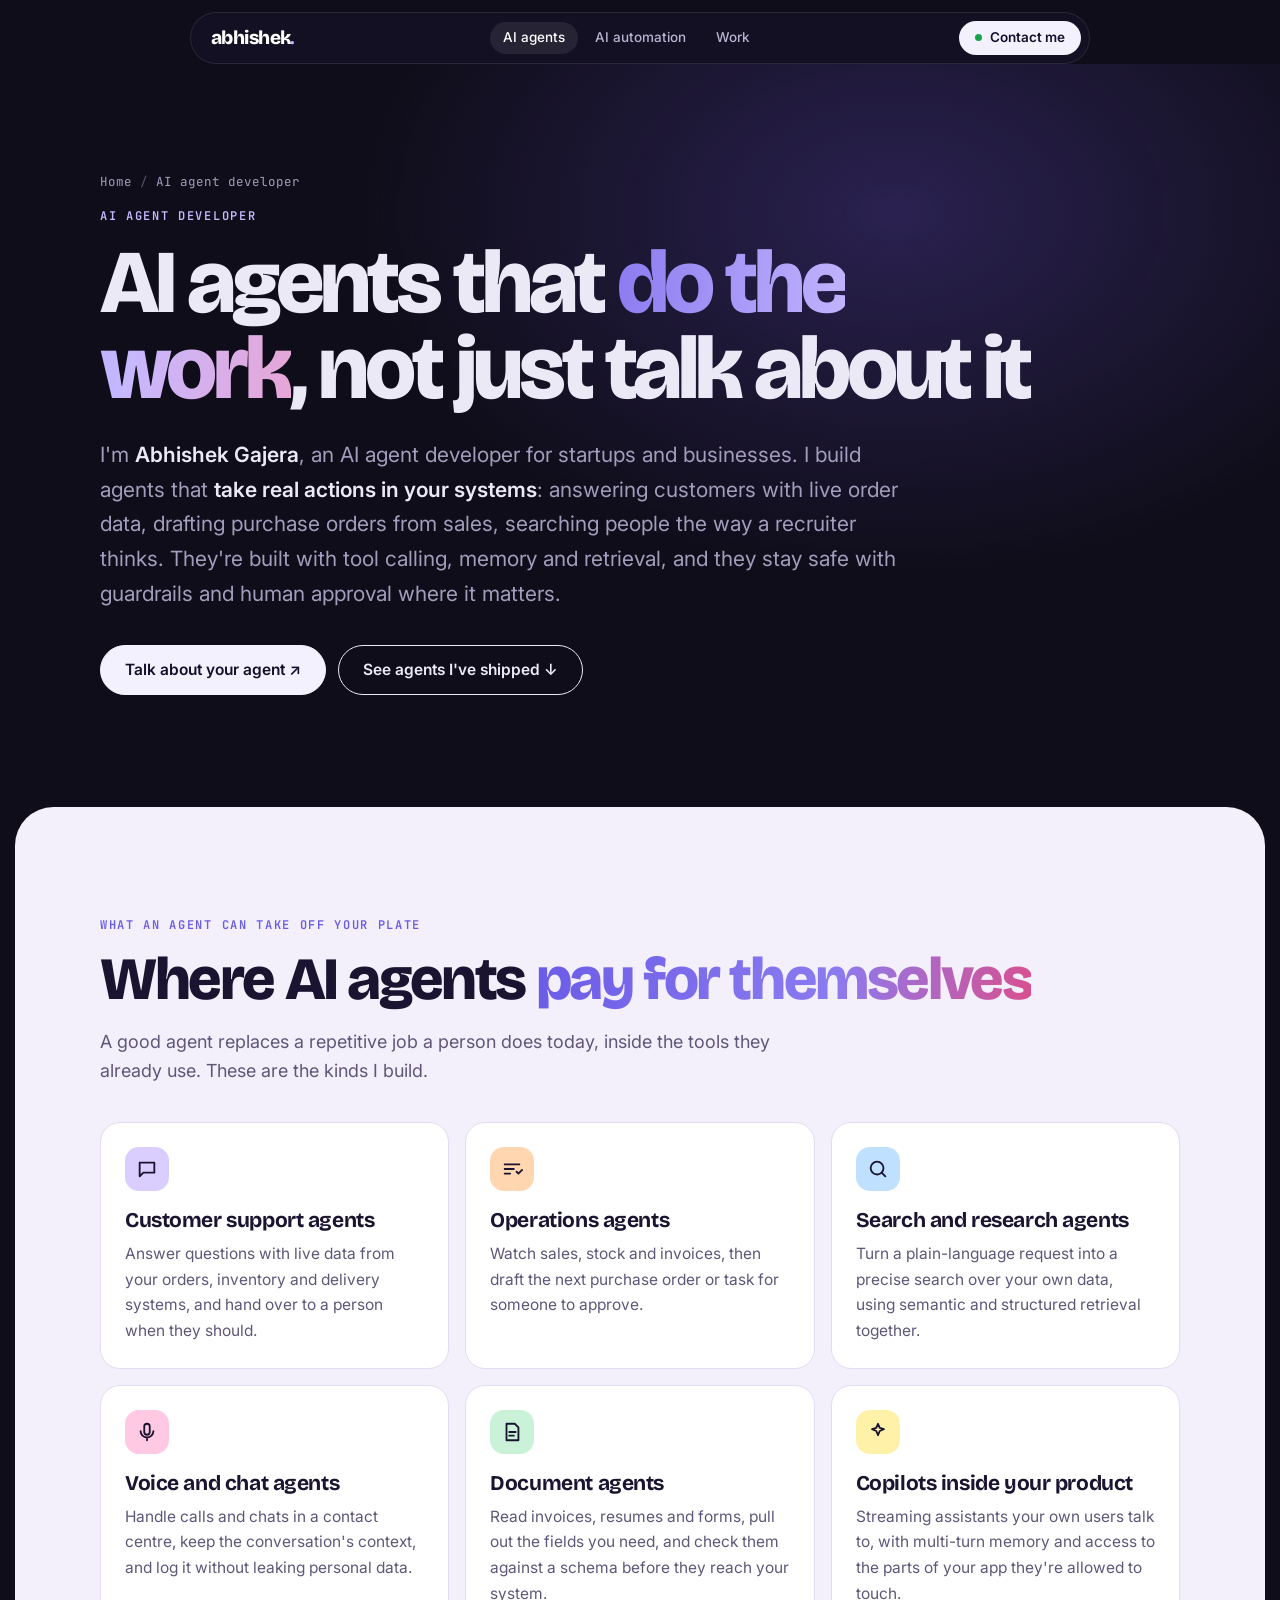
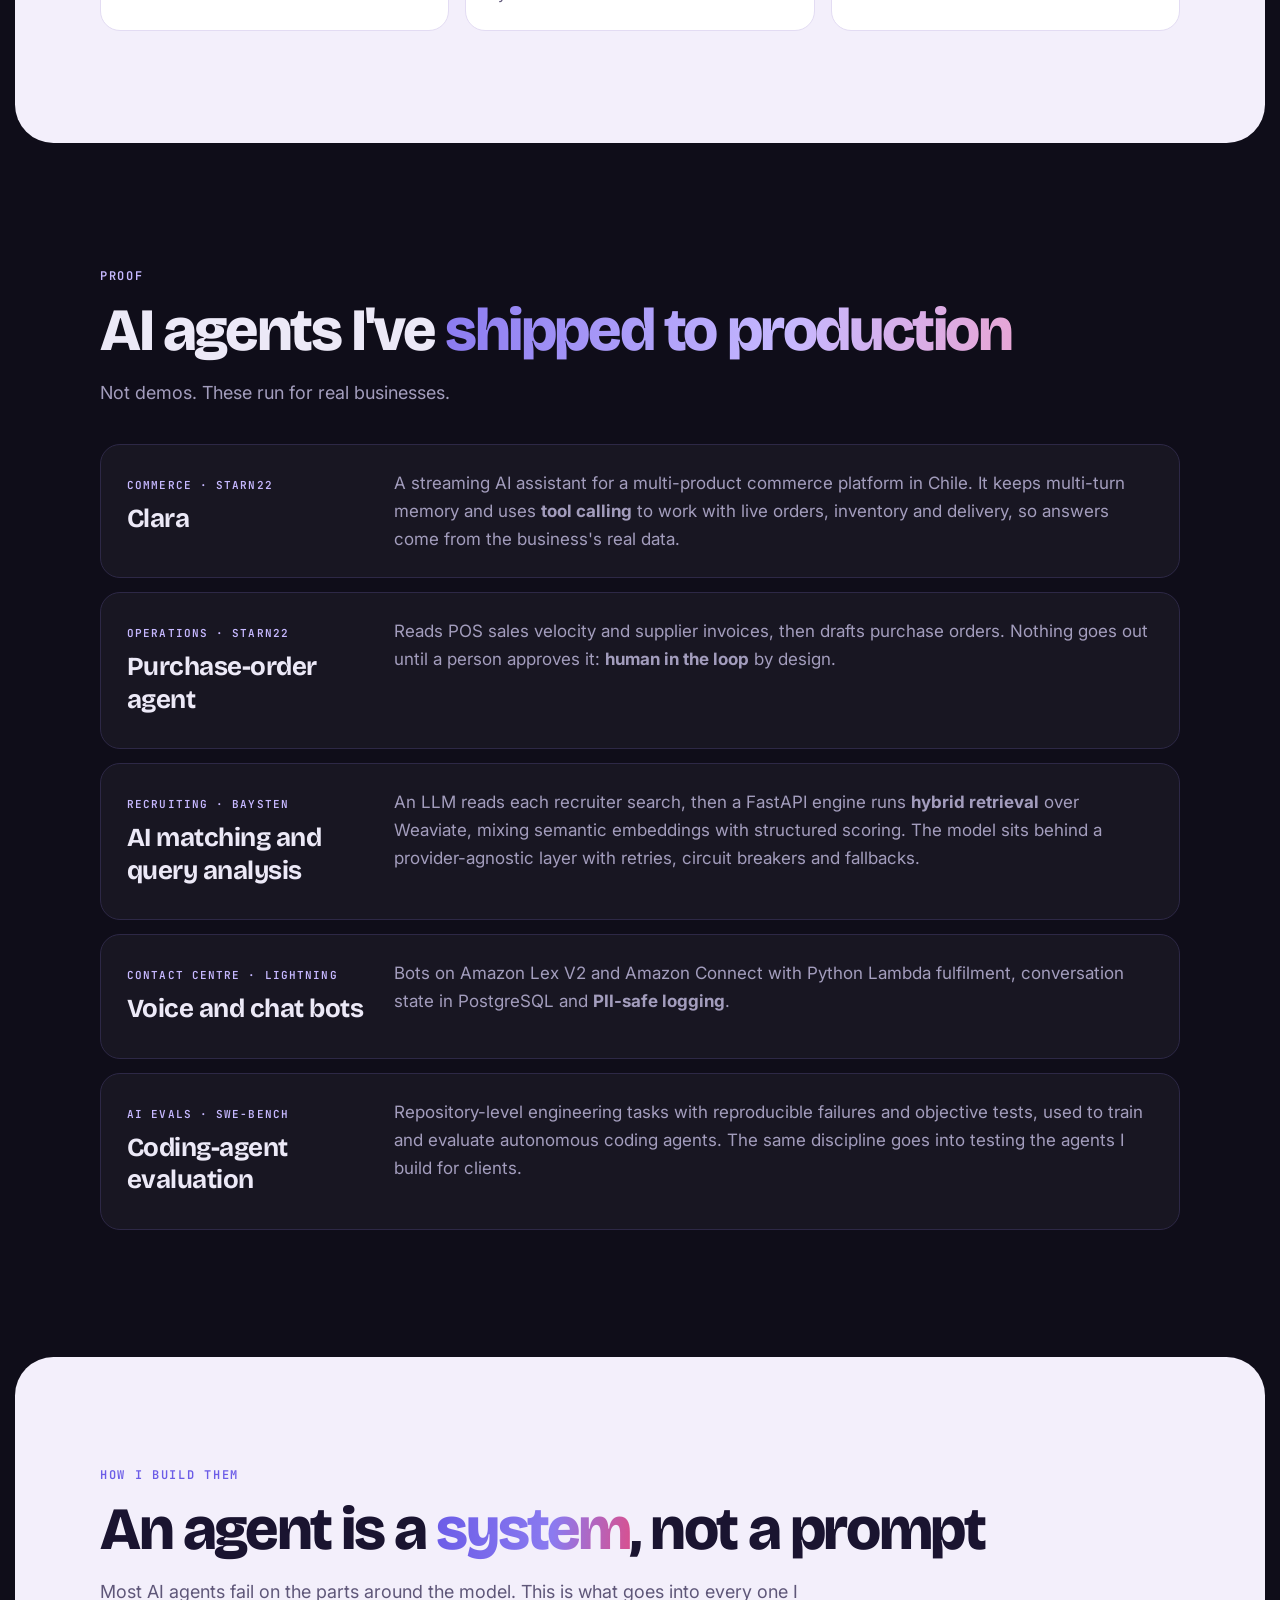
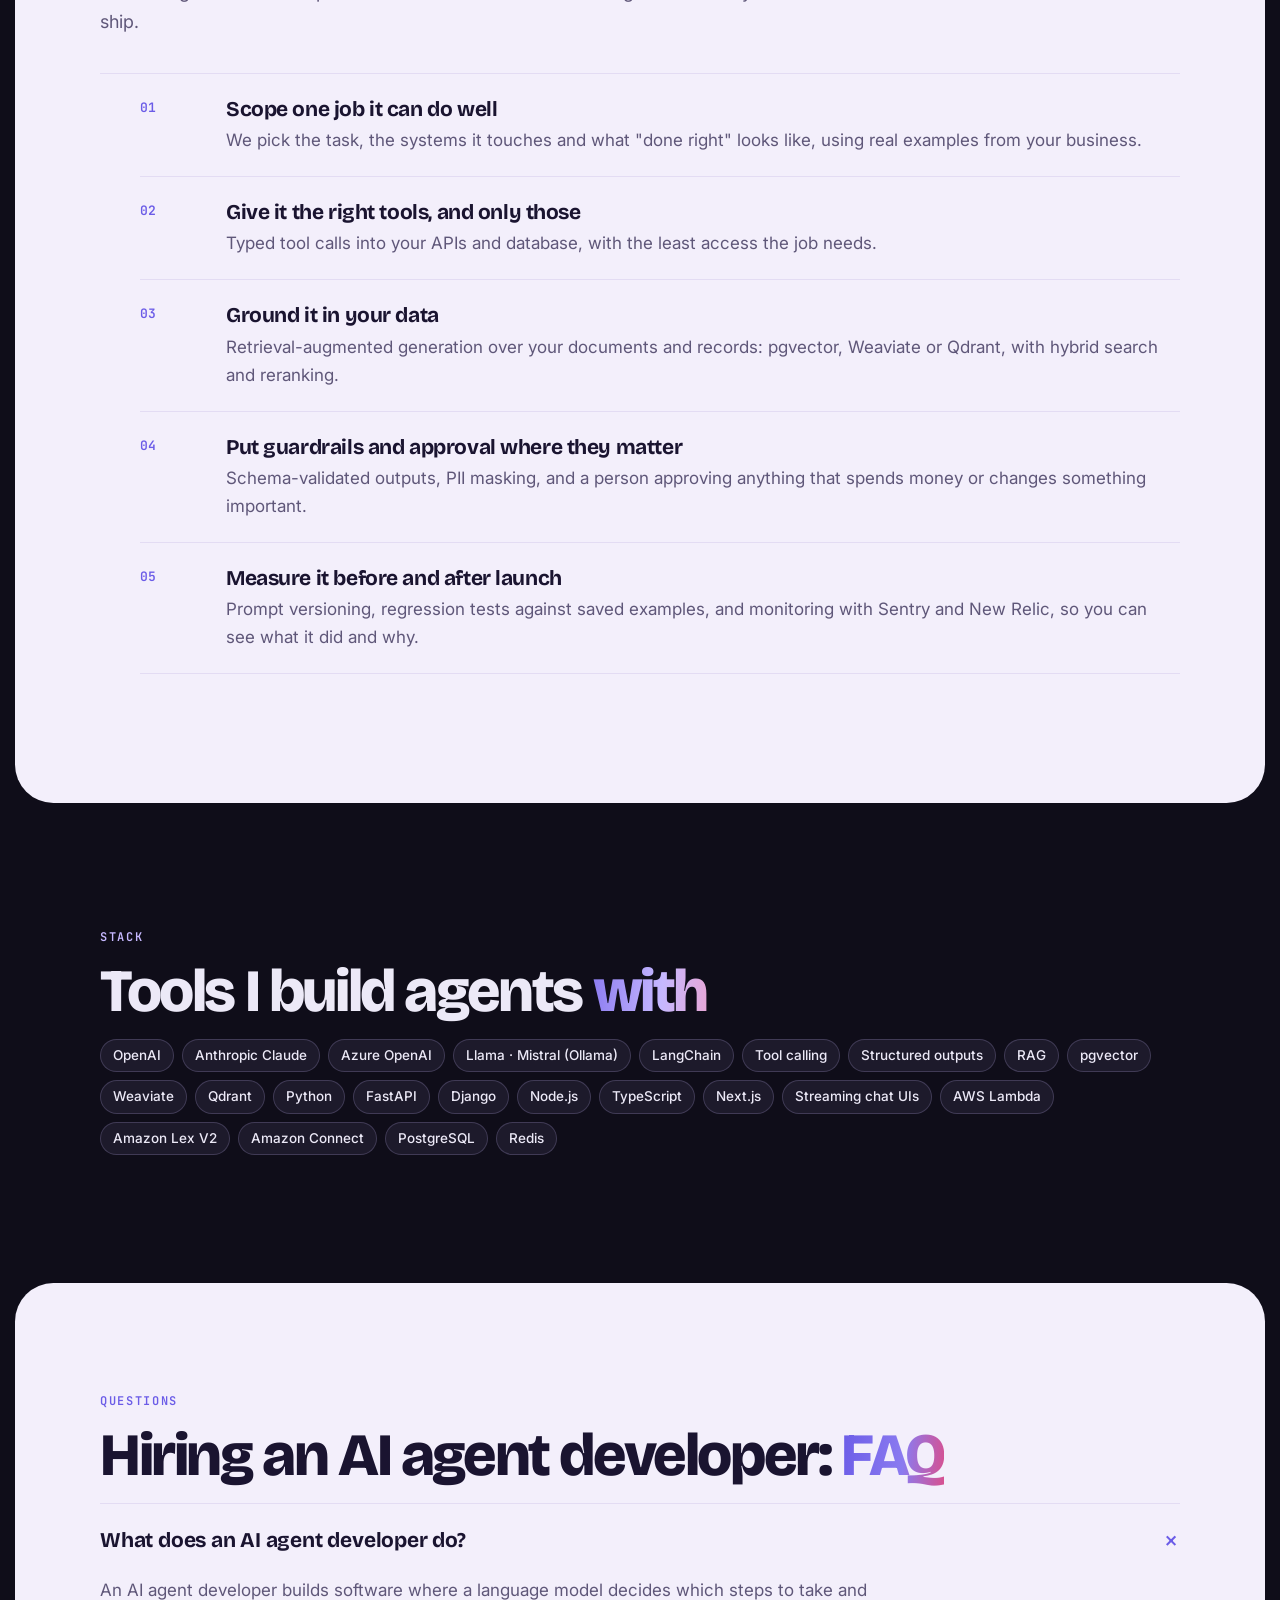
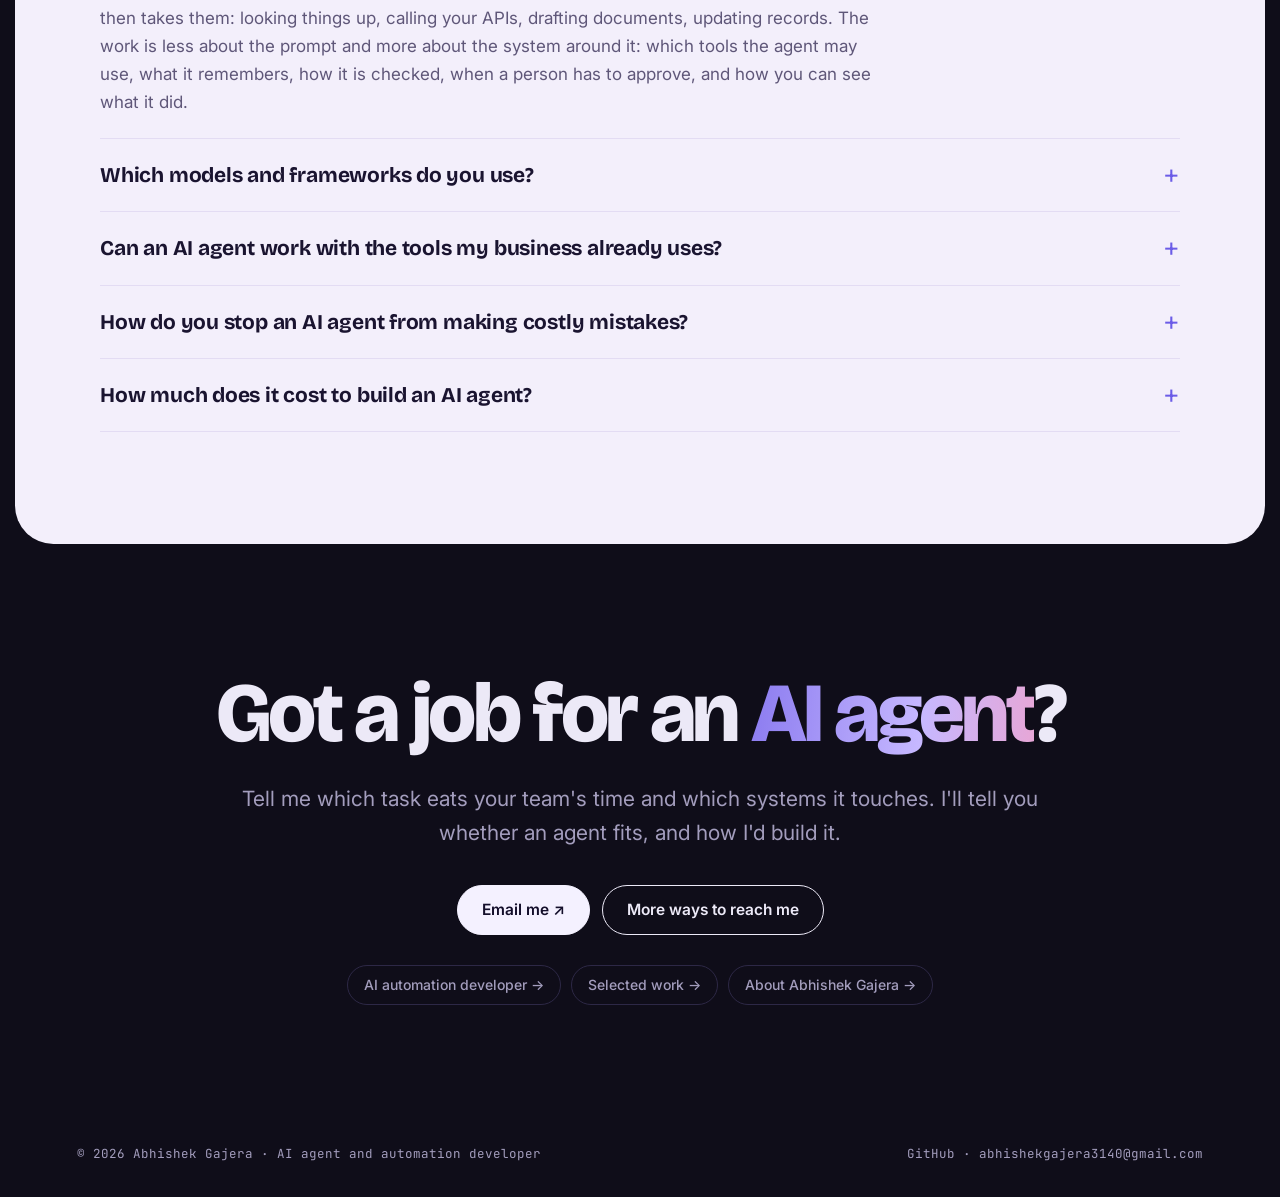
<file: ai-agent-developer/index.html>
<!doctype html>
<html lang="en">
<head>
<meta charset="utf-8">
<meta name="viewport" content="width=device-width, initial-scale=1">
<title>AI Agent Developer for Startups &amp; Businesses — Abhishek Gajera</title>
<meta name="description" content="Hire an AI agent developer who ships to production: custom AI agents with tool calling, memory, RAG and human approval, on OpenAI and Claude.">
<meta name="author" content="Abhishek Gajera">
<meta name="robots" content="index, follow, max-image-preview:large, max-snippet:-1">
<link rel="canonical" href="https://abhishekgajera.dev/ai-agent-developer/">
<meta name="referrer" content="strict-origin-when-cross-origin">
<meta property="og:type" content="website">
<meta property="og:site_name" content="Abhishek Gajera">
<meta property="og:url" content="https://abhishekgajera.dev/ai-agent-developer/">
<meta property="og:title" content="AI Agent Developer for Startups & Businesses — Abhishek Gajera">
<meta property="og:description" content="Custom AI agents that take real actions in your systems, with memory, tool calling, guardrails and human approval.">
<meta property="og:image" content="https://abhishekgajera.dev/assets/og-image.jpg">
<meta property="og:image:width" content="1200">
<meta property="og:image:height" content="630">
<meta name="twitter:card" content="summary_large_image">
<meta name="twitter:title" content="AI Agent Developer for Startups & Businesses — Abhishek Gajera">
<meta name="twitter:description" content="Custom AI agents that take real actions in your systems, with memory, tool calling, guardrails and human approval.">
<meta name="twitter:image" content="https://abhishekgajera.dev/assets/og-image.jpg">
<meta name="theme-color" content="#0f0d19">
<link rel="icon" href="/favicon.ico" sizes="48x48">
<link rel="apple-touch-icon" href="/assets/apple-touch-icon.png">
<link rel="manifest" href="/site.webmanifest">
<link rel="preconnect" href="https://fonts.googleapis.com">
<link rel="preconnect" href="https://fonts.gstatic.com" crossorigin>
<link href="https://fonts.googleapis.com/css2?family=Bricolage+Grotesque:opsz,wght@12..96,700..800&family=Inter:wght@400;500;600&family=JetBrains+Mono:wght@500;600&display=swap" rel="stylesheet">
<link rel="stylesheet" href="/assets/page.css">
<script type="application/ld+json">
{
  "@context": "https://schema.org",
  "@graph": [
    {
      "@type": "WebPage",
      "@id": "https://abhishekgajera.dev/ai-agent-developer/#page",
      "url": "https://abhishekgajera.dev/ai-agent-developer/",
      "name": "AI Agent Developer for Startups & Businesses — Abhishek Gajera",
      "isPartOf": { "@id": "https://abhishekgajera.dev/#website" },
      "about": { "@id": "https://abhishekgajera.dev/ai-agent-developer/#service" },
      "breadcrumb": { "@id": "https://abhishekgajera.dev/ai-agent-developer/#crumbs" },
      "inLanguage": "en"
    },
    {
      "@type": "Service",
      "@id": "https://abhishekgajera.dev/ai-agent-developer/#service",
      "name": "AI agent development",
      "serviceType": "AI agent development",
      "description": "Design, build and run custom AI agents that use tools, memory and retrieval to take real actions in a business's systems, with guardrails, human approval and evaluation.",
      "provider": { "@id": "https://abhishekgajera.dev/#person" },
      "areaServed": "Worldwide",
      "url": "https://abhishekgajera.dev/ai-agent-developer/"
    },
    {
      "@type": "BreadcrumbList",
      "@id": "https://abhishekgajera.dev/ai-agent-developer/#crumbs",
      "itemListElement": [
        { "@type": "ListItem", "position": 1, "name": "Home", "item": "https://abhishekgajera.dev/" },
        { "@type": "ListItem", "position": 2, "name": "AI agent developer", "item": "https://abhishekgajera.dev/ai-agent-developer/" }
      ]
    },
    {
      "@type": "FAQPage",
      "mainEntity": [
        { "@type": "Question", "name": "What does an AI agent developer do?", "acceptedAnswer": { "@type": "Answer", "text": "An AI agent developer builds software where a language model decides which steps to take and then takes them: looking things up, calling your APIs, drafting documents, updating records. The work is less about the prompt and more about the system around it: which tools the agent may use, what it remembers, how it is checked, when a person has to approve, and how you can see what it did." } },
        { "@type": "Question", "name": "Which models and frameworks do you use?", "acceptedAnswer": { "@type": "Answer", "text": "OpenAI and Anthropic Claude for most work, Azure OpenAI where a client needs it, and open models such as Llama or Mistral through Ollama when data has to stay in-house. LangChain where it helps, plain Python or Node.js where it does not. I keep the model behind a provider-agnostic layer so it can be swapped later." } },
        { "@type": "Question", "name": "Can an AI agent work with the tools my business already uses?", "acceptedAnswer": { "@type": "Answer", "text": "Yes. An agent is only as useful as the systems it can reach, so most of the work is connecting it to what you already run: your database, CRM, inventory, ticketing or email, through their APIs. If something has no API, we look at what can be read or written safely another way." } },
        { "@type": "Question", "name": "How do you stop an AI agent from making costly mistakes?", "acceptedAnswer": { "@type": "Answer", "text": "By limiting what it can do and checking what it does. Agents get only the tools they need, outputs are validated against a schema, sensitive data such as PII is masked, and anything that spends money or changes something important waits for a person to approve it. Every run is logged, and prompt changes are tested against saved examples before they ship." } },
        { "@type": "Question", "name": "How much does it cost to build an AI agent?", "acceptedAnswer": { "@type": "Answer", "text": "It depends on how many systems the agent touches and how much of its work needs review. The usual path is a small, scoped first version that does one job well, measured against real examples, and then extending it. Tell me what you want it to do and I will give you a clear estimate." } }
      ]
    }
  ]
}
</script>
</head>
<body>

<nav class="nav" aria-label="Main">
  <a class="brand" href="/">abhishek<b>.</b></a>
  <ul>
    <li><a href="/ai-agent-developer/" aria-current="page">AI agents</a></li>
    <li><a href="/ai-automation/">AI automation</a></li>
    <li><a href="/#work">Work</a></li>
  </ul>
  <a class="nav-cta" href="/#contact"><i aria-hidden="true"></i>Contact me</a>
</nav>

<header class="hero">
  <div class="wrap">
    <ol class="crumbs"><li><a href="/">Home</a></li><li>AI agent developer</li></ol>
    <p class="kicker">AI agent developer</p>
    <h1>AI agents that <em>do the work</em>, not just talk about it</h1>
    <p class="lede">
      I'm <strong>Abhishek Gajera</strong>, an AI agent developer for startups and businesses. I build agents that
      <strong>take real actions in your systems</strong>: answering customers with live order data, drafting purchase
      orders from sales, searching people the way a recruiter thinks. They're built with tool calling, memory and
      retrieval, and they stay safe with guardrails and human approval where it matters.
    </p>
    <div class="ctas">
      <a class="btn solid" href="mailto:abhishekgajera3140@gmail.com?subject=AI%20agent%20project">Talk about your agent ↗</a>
      <a class="btn" href="#shipped">See agents I've shipped ↓</a>
    </div>
  </div>
</header>

<main>
  <section class="light">
    <div class="wrap">
      <p class="kicker">What an agent can take off your plate</p>
      <h2>Where AI agents <em>pay for themselves</em></h2>
      <p class="section-lede">A good agent replaces a repetitive job a person does today, inside the tools they already use. These are the kinds I build.</p>
      <div class="grid">
        <div class="tile"><span class="ic" style="--tint:#d9ceff"><svg viewBox="0 0 24 24" fill="none" stroke="currentColor" stroke-width="2" stroke-linecap="round" stroke-linejoin="round"><path d="M4 5h16v11H8l-4 4z"/></svg></span><h3>Customer support agents</h3><p>Answer questions with live data from your orders, inventory and delivery systems, and hand over to a person when they should.</p></div>
        <div class="tile"><span class="ic" style="--tint:#ffd6b0"><svg viewBox="0 0 24 24" fill="none" stroke="currentColor" stroke-width="2" stroke-linecap="round" stroke-linejoin="round"><path d="M4 7h16M4 12h10M4 17h6"/><path d="M17 15l2 2 4-4"/></svg></span><h3>Operations agents</h3><p>Watch sales, stock and invoices, then draft the next purchase order or task for someone to approve.</p></div>
        <div class="tile"><span class="ic" style="--tint:#bfe0ff"><svg viewBox="0 0 24 24" fill="none" stroke="currentColor" stroke-width="2" stroke-linecap="round" stroke-linejoin="round"><circle cx="11" cy="11" r="7"/><path d="M20 20l-4-4"/></svg></span><h3>Search and research agents</h3><p>Turn a plain-language request into a precise search over your own data, using semantic and structured retrieval together.</p></div>
        <div class="tile"><span class="ic" style="--tint:#ffc9e4"><svg viewBox="0 0 24 24" fill="none" stroke="currentColor" stroke-width="2" stroke-linecap="round" stroke-linejoin="round"><path d="M12 3a3 3 0 0 0-3 3v6a3 3 0 0 0 6 0V6a3 3 0 0 0-3-3z"/><path d="M5 11a7 7 0 0 0 14 0M12 18v3"/></svg></span><h3>Voice and chat agents</h3><p>Handle calls and chats in a contact centre, keep the conversation's context, and log it without leaking personal data.</p></div>
        <div class="tile"><span class="ic" style="--tint:#c9f2d9"><svg viewBox="0 0 24 24" fill="none" stroke="currentColor" stroke-width="2" stroke-linecap="round" stroke-linejoin="round"><path d="M6 3h9l4 4v14H6z"/><path d="M9 12h7M9 16h5"/></svg></span><h3>Document agents</h3><p>Read invoices, resumes and forms, pull out the fields you need, and check them against a schema before they reach your system.</p></div>
        <div class="tile"><span class="ic" style="--tint:#fff1a8"><svg viewBox="0 0 24 24" fill="none" stroke="currentColor" stroke-width="2" stroke-linecap="round" stroke-linejoin="round"><path d="M12 3l1.9 4.6L18.5 9l-4.6 1.9L12 15.5l-1.9-4.6L5.5 9l4.6-1.4z"/></svg></span><h3>Copilots inside your product</h3><p>Streaming assistants your own users talk to, with multi-turn memory and access to the parts of your app they're allowed to touch.</p></div>
      </div>
    </div>
  </section>

  <section id="shipped">
    <div class="wrap">
      <p class="kicker">Proof</p>
      <h2>AI agents I've <em>shipped to production</em></h2>
      <p class="section-lede">Not demos. These run for real businesses.</p>
    </div>
    <div class="wrap proof">
      <article style="background:rgba(255,255,255,.04)">
        <div><span class="tag">Commerce · Starn22</span><h3>Clara</h3></div>
        <div><p>A streaming AI assistant for a multi-product commerce platform in Chile. It keeps multi-turn memory and uses <strong>tool calling</strong> to work with live orders, inventory and delivery, so answers come from the business's real data.</p></div>
      </article>
      <article style="background:rgba(255,255,255,.04)">
        <div><span class="tag">Operations · Starn22</span><h3>Purchase-order agent</h3></div>
        <div><p>Reads POS sales velocity and supplier invoices, then drafts purchase orders. Nothing goes out until a person approves it: <strong>human in the loop</strong> by design.</p></div>
      </article>
      <article style="background:rgba(255,255,255,.04)">
        <div><span class="tag">Recruiting · Baysten</span><h3>AI matching and query analysis</h3></div>
        <div><p>An LLM reads each recruiter search, then a FastAPI engine runs <strong>hybrid retrieval</strong> over Weaviate, mixing semantic embeddings with structured scoring. The model sits behind a provider-agnostic layer with retries, circuit breakers and fallbacks.</p></div>
      </article>
      <article style="background:rgba(255,255,255,.04)">
        <div><span class="tag">Contact centre · Lightning</span><h3>Voice and chat bots</h3></div>
        <div><p>Bots on Amazon Lex V2 and Amazon Connect with Python Lambda fulfilment, conversation state in PostgreSQL and <strong>PII-safe logging</strong>.</p></div>
      </article>
      <article style="background:rgba(255,255,255,.04)">
        <div><span class="tag">AI evals · Swe-bench</span><h3>Coding-agent evaluation</h3></div>
        <div><p>Repository-level engineering tasks with reproducible failures and objective tests, used to train and evaluate autonomous coding agents. The same discipline goes into testing the agents I build for clients.</p></div>
      </article>
    </div>
  </section>

  <section class="light">
    <div class="wrap">
      <p class="kicker">How I build them</p>
      <h2>An agent is a <em>system</em>, not a prompt</h2>
      <p class="section-lede">Most AI agents fail on the parts around the model. This is what goes into every one I ship.</p>
      <ol class="steps">
        <li><div><h3>Scope one job it can do well</h3><p>We pick the task, the systems it touches and what "done right" looks like, using real examples from your business.</p></div></li>
        <li><div><h3>Give it the right tools, and only those</h3><p>Typed tool calls into your APIs and database, with the least access the job needs.</p></div></li>
        <li><div><h3>Ground it in your data</h3><p>Retrieval-augmented generation over your documents and records: pgvector, Weaviate or Qdrant, with hybrid search and reranking.</p></div></li>
        <li><div><h3>Put guardrails and approval where they matter</h3><p>Schema-validated outputs, PII masking, and a person approving anything that spends money or changes something important.</p></div></li>
        <li><div><h3>Measure it before and after launch</h3><p>Prompt versioning, regression tests against saved examples, and monitoring with Sentry and New Relic, so you can see what it did and why.</p></div></li>
      </ol>
    </div>
  </section>

  <section>
    <div class="wrap">
      <p class="kicker">Stack</p>
      <h2>Tools I build agents <em>with</em></h2>
      <div class="chips">
        <span class="chip">OpenAI</span><span class="chip">Anthropic Claude</span><span class="chip">Azure OpenAI</span><span class="chip">Llama · Mistral (Ollama)</span><span class="chip">LangChain</span><span class="chip">Tool calling</span><span class="chip">Structured outputs</span><span class="chip">RAG</span><span class="chip">pgvector</span><span class="chip">Weaviate</span><span class="chip">Qdrant</span><span class="chip">Python</span><span class="chip">FastAPI</span><span class="chip">Django</span><span class="chip">Node.js</span><span class="chip">TypeScript</span><span class="chip">Next.js</span><span class="chip">Streaming chat UIs</span><span class="chip">AWS Lambda</span><span class="chip">Amazon Lex V2</span><span class="chip">Amazon Connect</span><span class="chip">PostgreSQL</span><span class="chip">Redis</span>
      </div>
    </div>
  </section>

  <section class="light">
    <div class="wrap">
      <p class="kicker">Questions</p>
      <h2>Hiring an AI agent developer: <em>FAQ</em></h2>
      <div class="faq">
        <details open><summary>What does an AI agent developer do?</summary><p>An AI agent developer builds software where a language model decides which steps to take and then takes them: looking things up, calling your APIs, drafting documents, updating records. The work is less about the prompt and more about the system around it: which tools the agent may use, what it remembers, how it is checked, when a person has to approve, and how you can see what it did.</p></details>
        <details><summary>Which models and frameworks do you use?</summary><p>OpenAI and Anthropic Claude for most work, Azure OpenAI where a client needs it, and open models such as Llama or Mistral through Ollama when data has to stay in-house. LangChain where it helps, plain Python or Node.js where it does not. I keep the model behind a provider-agnostic layer so it can be swapped later.</p></details>
        <details><summary>Can an AI agent work with the tools my business already uses?</summary><p>Yes. An agent is only as useful as the systems it can reach, so most of the work is connecting it to what you already run: your database, CRM, inventory, ticketing or email, through their APIs. If something has no API, we look at what can be read or written safely another way.</p></details>
        <details><summary>How do you stop an AI agent from making costly mistakes?</summary><p>By limiting what it can do and checking what it does. Agents get only the tools they need, outputs are validated against a schema, sensitive data such as PII is masked, and anything that spends money or changes something important waits for a person to approve it. Every run is logged, and prompt changes are tested against saved examples before they ship.</p></details>
        <details><summary>How much does it cost to build an AI agent?</summary><p>It depends on how many systems the agent touches and how much of its work needs review. The usual path is a small, scoped first version that does one job well, measured against real examples, and then extending it. Tell me what you want it to do and I will give you a clear estimate.</p></details>
      </div>
    </div>
  </section>

  <section class="cta-band">
    <div class="wrap">
      <h2>Got a job for an <em>AI agent</em>?</h2>
      <p class="lede">Tell me which task eats your team's time and which systems it touches. I'll tell you whether an agent fits, and how I'd build it.</p>
      <div class="ctas">
        <a class="btn solid" href="mailto:abhishekgajera3140@gmail.com?subject=AI%20agent%20project">Email me ↗</a>
        <a class="btn" href="/#contact">More ways to reach me</a>
      </div>
      <div class="related">
        <a href="/ai-automation/">AI automation developer →</a>
        <a href="/#work">Selected work →</a>
        <a href="/">About Abhishek Gajera →</a>
      </div>
    </div>
  </section>
</main>

<footer>
  <span>© 2026 <a href="/">Abhishek Gajera</a> · AI agent and automation developer</span>
  <span><a href="https://github.com/AbhishekGajera" rel="noopener" target="_blank">GitHub</a> · <a href="mailto:abhishekgajera3140@gmail.com">abhishekgajera3140@gmail.com</a></span>
</footer>

</body>
</html>
</file>
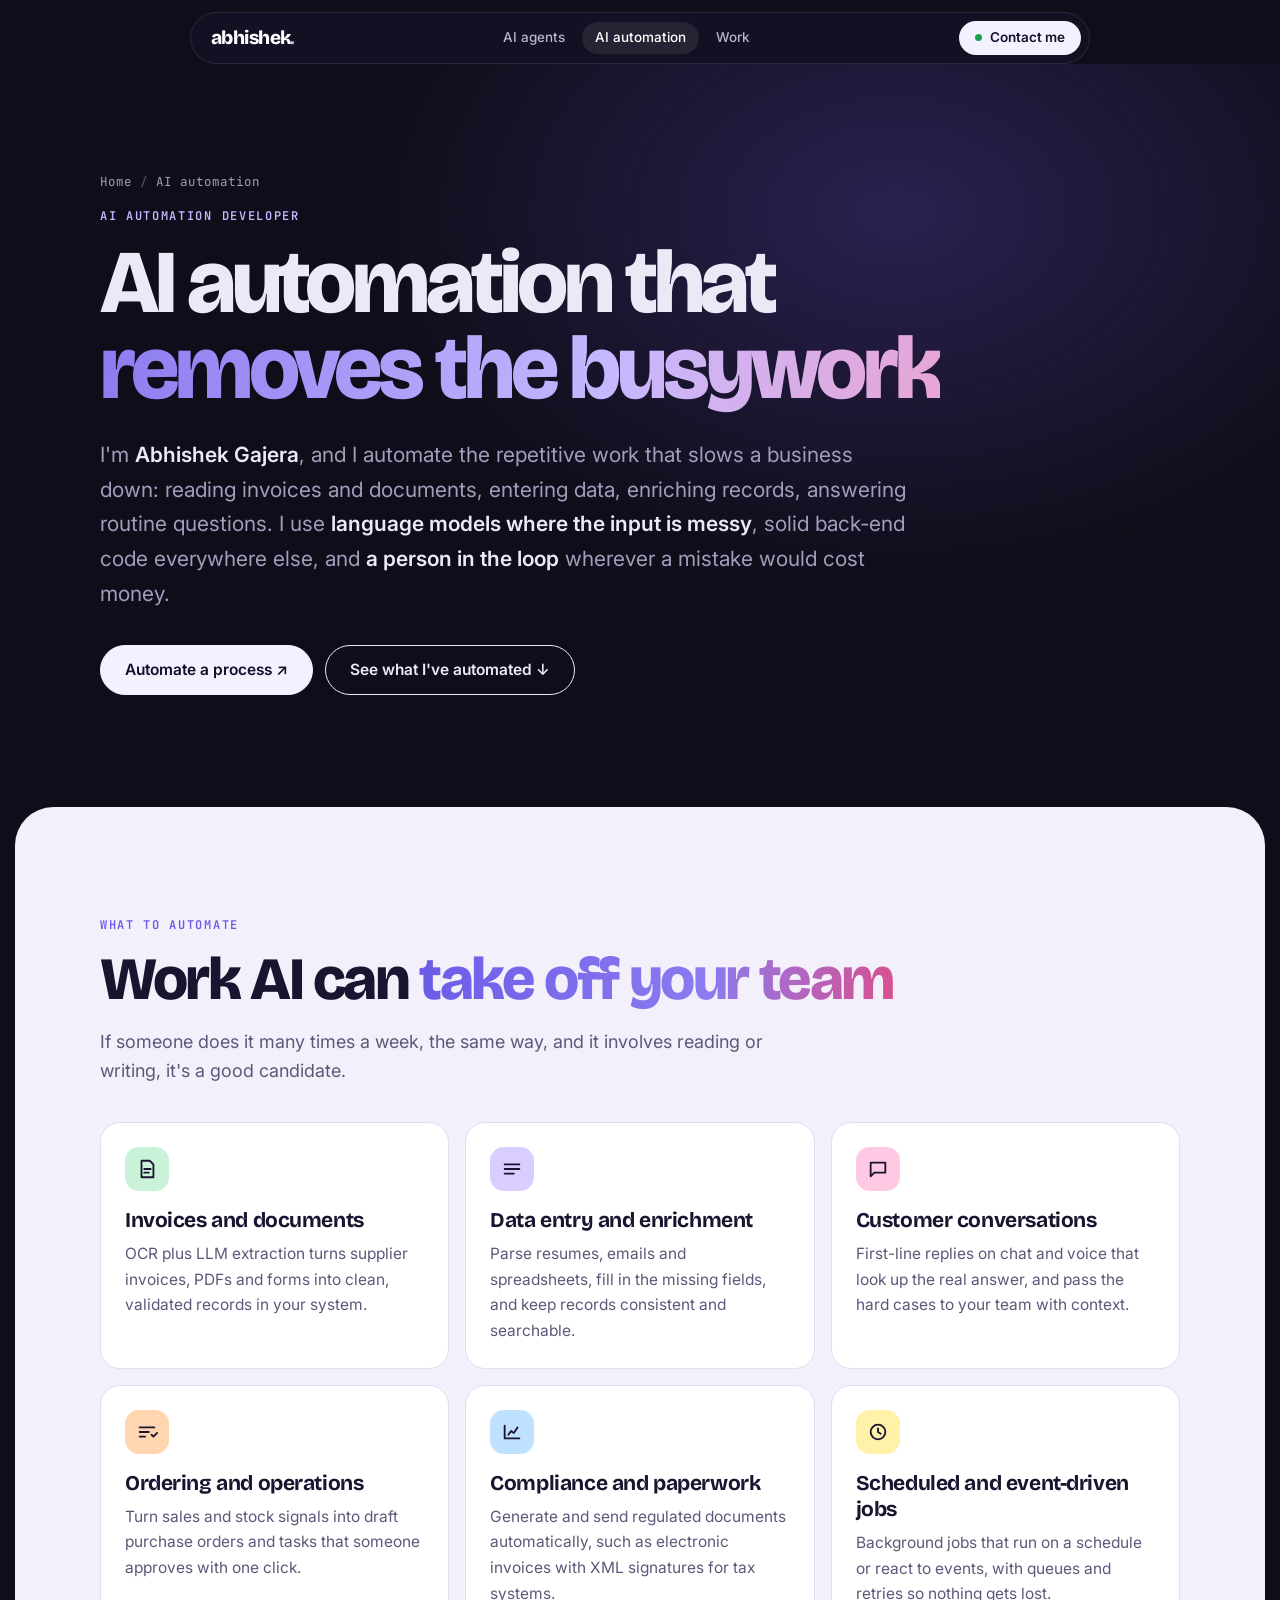
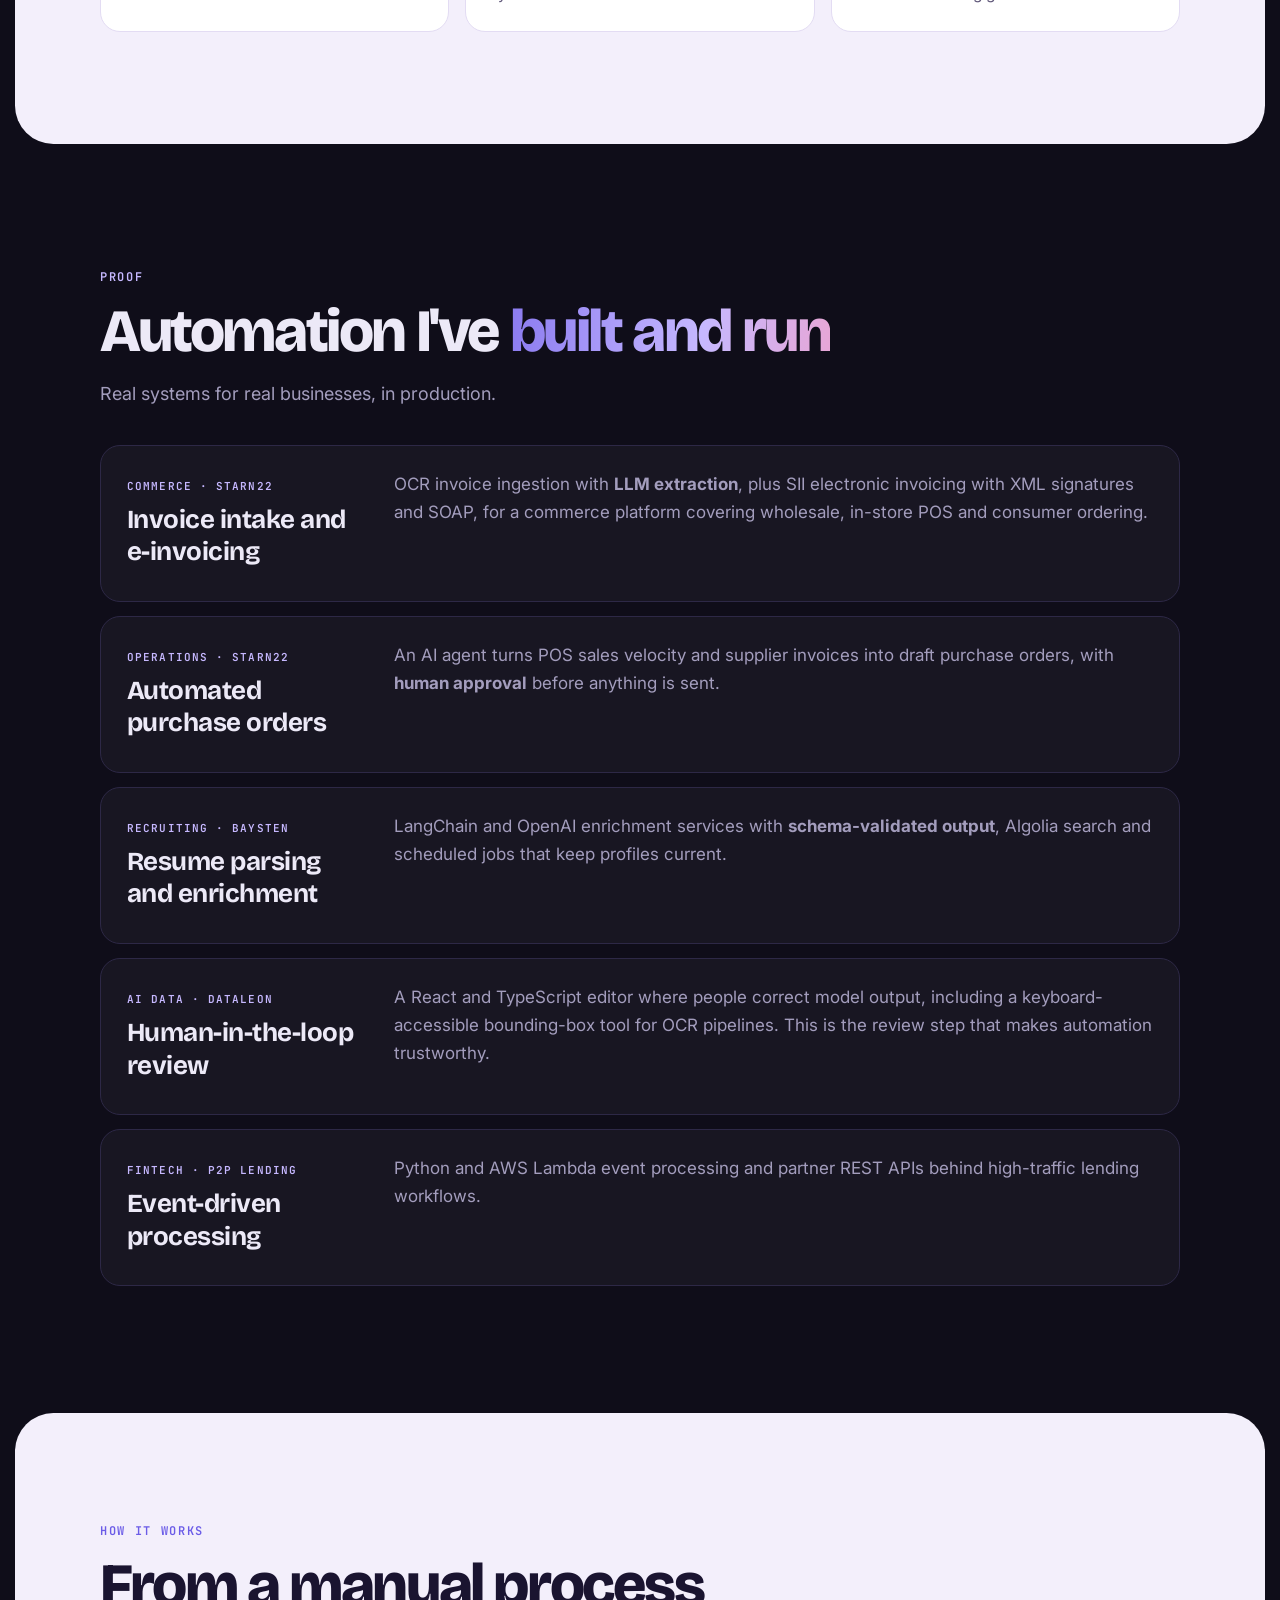
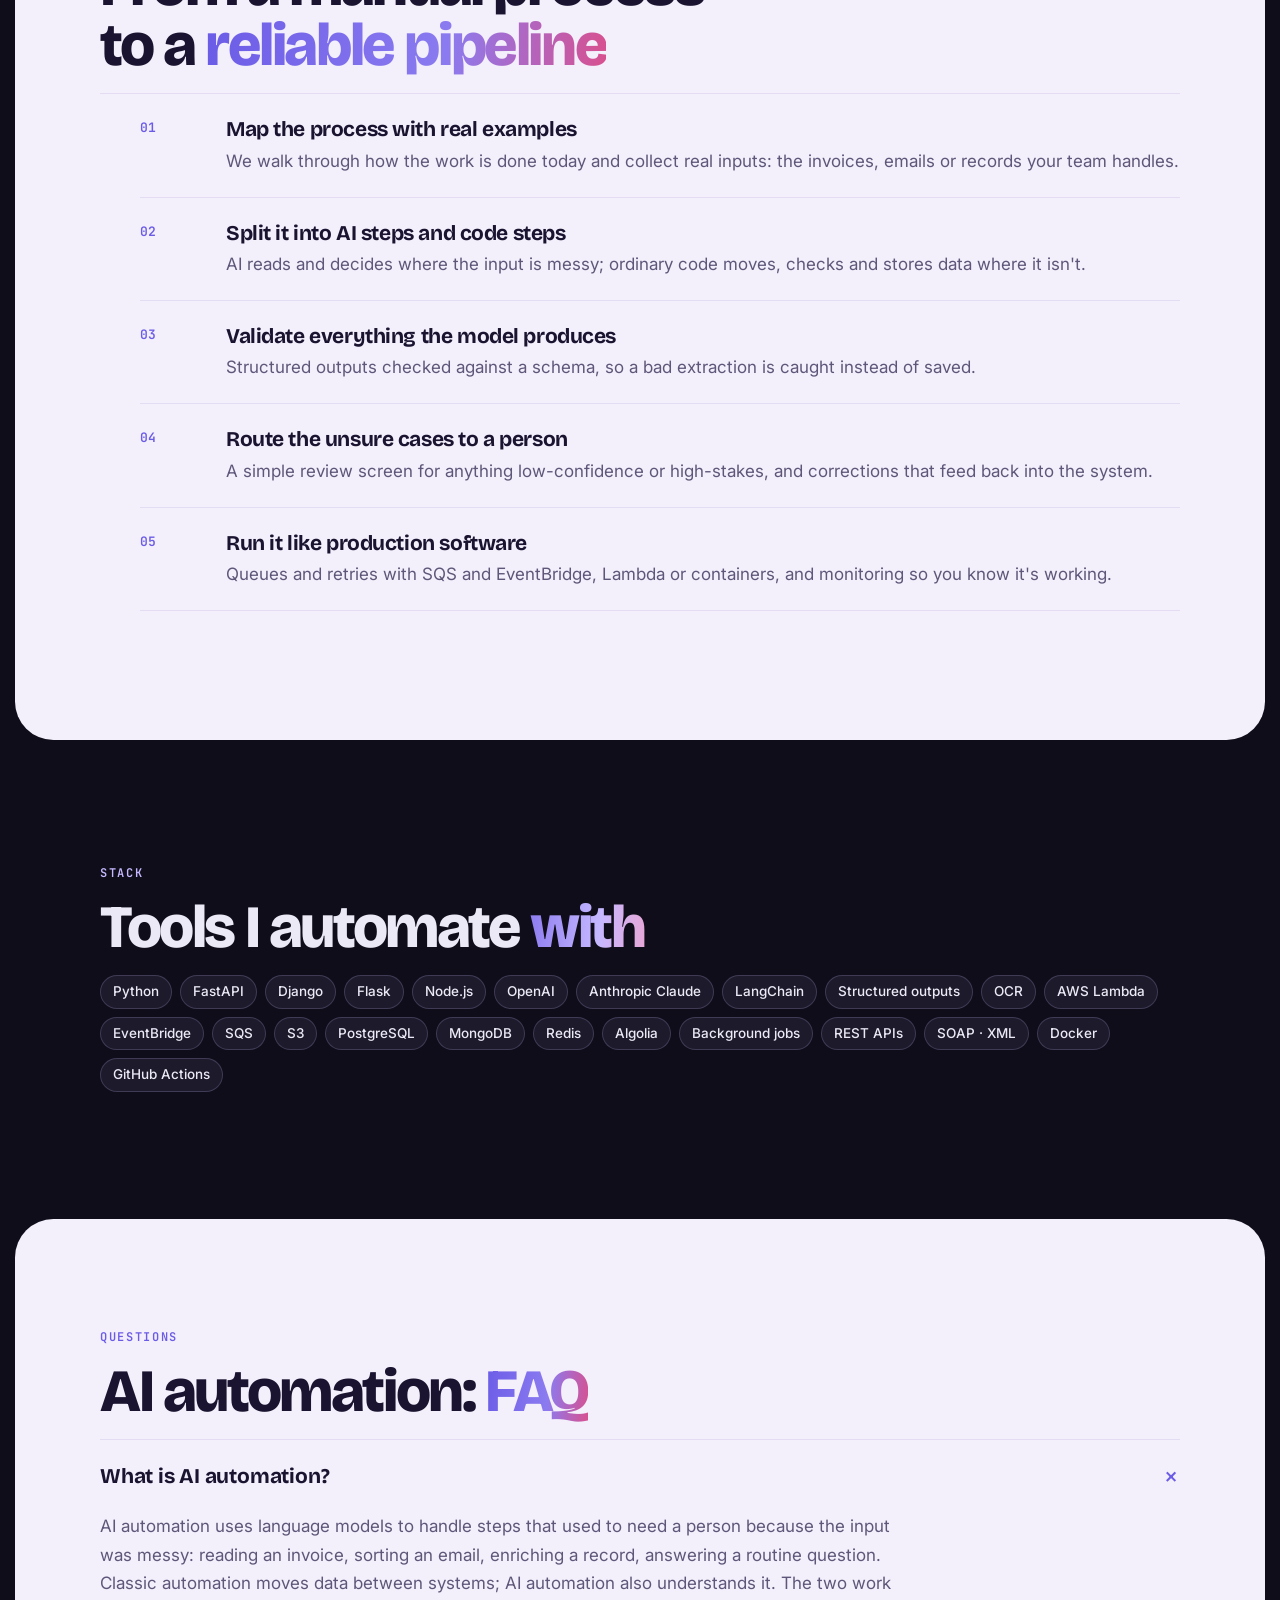
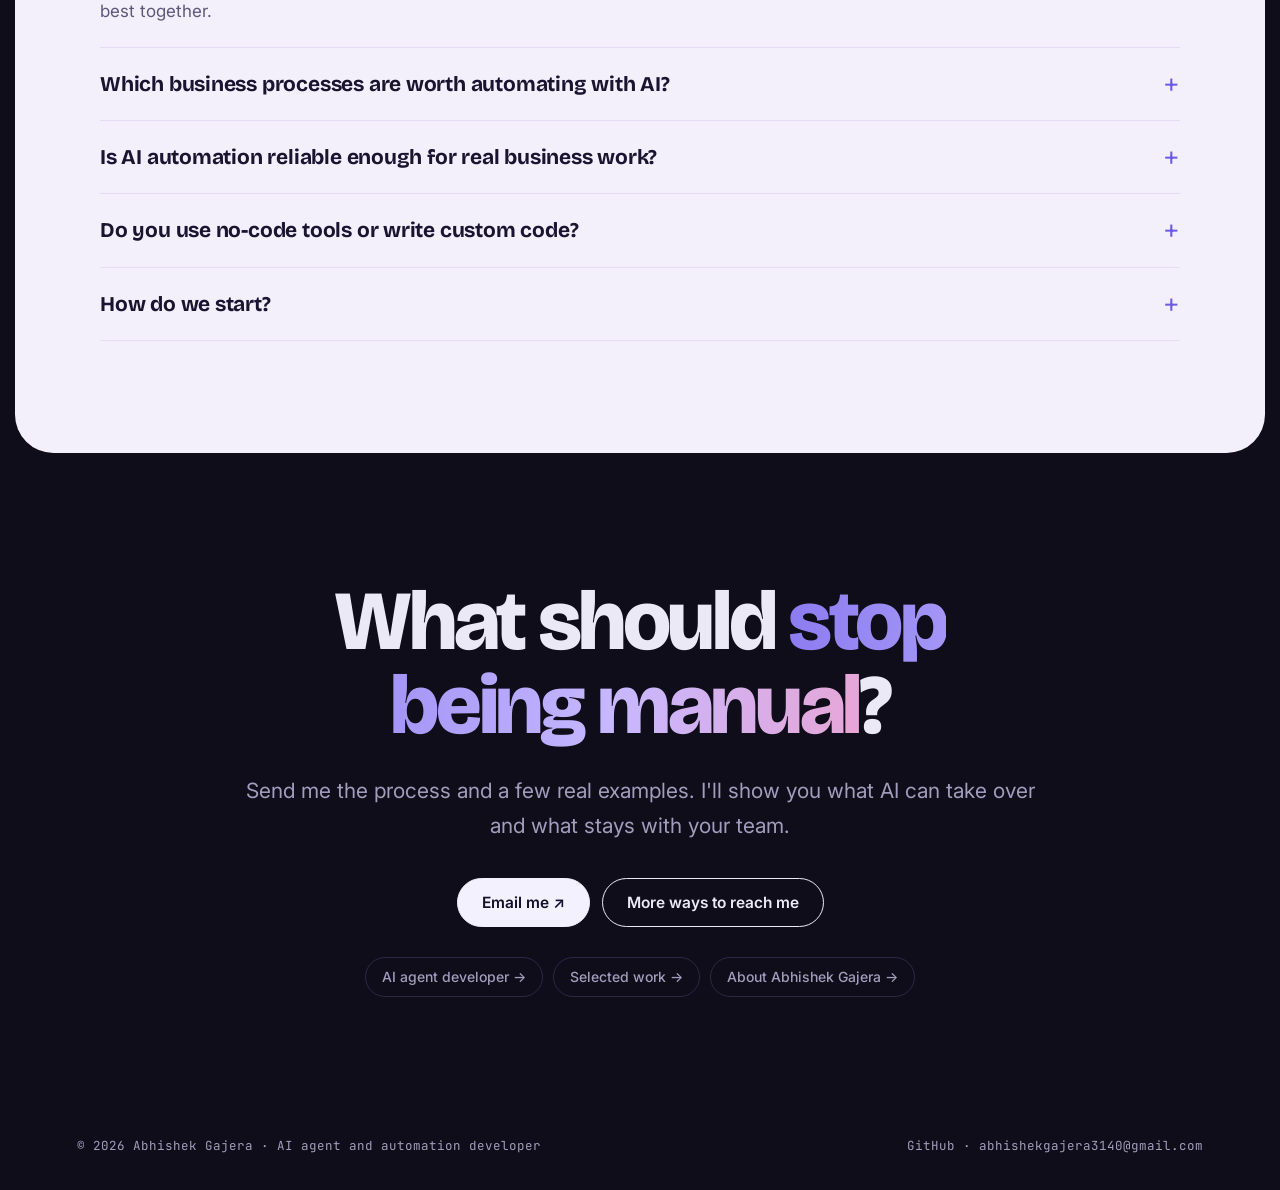
<file: ai-automation/index.html>
<!doctype html>
<html lang="en">
<head>
<meta charset="utf-8">
<meta name="viewport" content="width=device-width, initial-scale=1">
<title>AI Automation Developer for Businesses — Abhishek Gajera</title>
<meta name="description" content="AI automation developer for startups and businesses: automate invoices, documents, data entry and customer replies with LLMs, Python and AWS.">
<meta name="author" content="Abhishek Gajera">
<meta name="robots" content="index, follow, max-image-preview:large, max-snippet:-1">
<link rel="canonical" href="https://abhishekgajera.dev/ai-automation/">
<meta name="referrer" content="strict-origin-when-cross-origin">
<meta property="og:type" content="website">
<meta property="og:site_name" content="Abhishek Gajera">
<meta property="og:url" content="https://abhishekgajera.dev/ai-automation/">
<meta property="og:title" content="AI Automation Developer for Businesses — Abhishek Gajera">
<meta property="og:description" content="Automate invoices, documents, customer conversations and data work with AI, with people kept in the loop.">
<meta property="og:image" content="https://abhishekgajera.dev/assets/og-image.jpg">
<meta property="og:image:width" content="1200">
<meta property="og:image:height" content="630">
<meta name="twitter:card" content="summary_large_image">
<meta name="twitter:title" content="AI Automation Developer for Businesses — Abhishek Gajera">
<meta name="twitter:description" content="Automate invoices, documents, customer conversations and data work with AI, with people kept in the loop.">
<meta name="twitter:image" content="https://abhishekgajera.dev/assets/og-image.jpg">
<meta name="theme-color" content="#0f0d19">
<link rel="icon" href="/favicon.ico" sizes="48x48">
<link rel="apple-touch-icon" href="/assets/apple-touch-icon.png">
<link rel="manifest" href="/site.webmanifest">
<link rel="preconnect" href="https://fonts.googleapis.com">
<link rel="preconnect" href="https://fonts.gstatic.com" crossorigin>
<link href="https://fonts.googleapis.com/css2?family=Bricolage+Grotesque:opsz,wght@12..96,700..800&family=Inter:wght@400;500;600&family=JetBrains+Mono:wght@500;600&display=swap" rel="stylesheet">
<link rel="stylesheet" href="/assets/page.css">
<script type="application/ld+json">
{
  "@context": "https://schema.org",
  "@graph": [
    {
      "@type": "WebPage",
      "@id": "https://abhishekgajera.dev/ai-automation/#page",
      "url": "https://abhishekgajera.dev/ai-automation/",
      "name": "AI Automation Developer for Businesses — Abhishek Gajera",
      "isPartOf": { "@id": "https://abhishekgajera.dev/#website" },
      "about": { "@id": "https://abhishekgajera.dev/ai-automation/#service" },
      "breadcrumb": { "@id": "https://abhishekgajera.dev/ai-automation/#crumbs" },
      "inLanguage": "en"
    },
    {
      "@type": "Service",
      "@id": "https://abhishekgajera.dev/ai-automation/#service",
      "name": "AI automation development",
      "serviceType": "AI workflow automation",
      "description": "Automating business workflows such as document and invoice processing, data enrichment, customer conversations and reporting with large language models, event-driven back ends and human review.",
      "provider": { "@id": "https://abhishekgajera.dev/#person" },
      "areaServed": "Worldwide",
      "url": "https://abhishekgajera.dev/ai-automation/"
    },
    {
      "@type": "BreadcrumbList",
      "@id": "https://abhishekgajera.dev/ai-automation/#crumbs",
      "itemListElement": [
        { "@type": "ListItem", "position": 1, "name": "Home", "item": "https://abhishekgajera.dev/" },
        { "@type": "ListItem", "position": 2, "name": "AI automation", "item": "https://abhishekgajera.dev/ai-automation/" }
      ]
    },
    {
      "@type": "FAQPage",
      "mainEntity": [
        { "@type": "Question", "name": "What is AI automation?", "acceptedAnswer": { "@type": "Answer", "text": "AI automation uses language models to handle steps that used to need a person because the input was messy: reading an invoice, sorting an email, enriching a record, answering a routine question. Classic automation moves data between systems; AI automation also understands it. The two work best together." } },
        { "@type": "Question", "name": "Which business processes are worth automating with AI?", "acceptedAnswer": { "@type": "Answer", "text": "Ones that happen often, follow a pattern, and involve reading or writing text: invoice and document intake, data entry from emails or PDFs, enriching leads or candidates, first-line customer replies, and turning raw data into a report. If a person does it many times a week the same way, it is a good candidate." } },
        { "@type": "Question", "name": "Is AI automation reliable enough for real business work?", "acceptedAnswer": { "@type": "Answer", "text": "When it is built to be checked. Every AI step has its output validated against a schema, low-confidence results go to a person in a review screen, and corrections are kept so the system improves. Retries, queues and monitoring handle the failures any production system has." } },
        { "@type": "Question", "name": "Do you use no-code tools or write custom code?", "acceptedAnswer": { "@type": "Answer", "text": "Custom code, in Python or Node.js, running on your cloud or mine. That costs a little more up front than a no-code workflow, but it handles volume, edge cases and sensitive data properly, and you own it." } },
        { "@type": "Question", "name": "How do we start?", "acceptedAnswer": { "@type": "Answer", "text": "Send me the process you want to automate and a few real examples of its inputs. I will tell you which parts AI can handle, which still need a person, and how I would build it, before any build starts." } }
      ]
    }
  ]
}
</script>
</head>
<body>

<nav class="nav" aria-label="Main">
  <a class="brand" href="/">abhishek<b>.</b></a>
  <ul>
    <li><a href="/ai-agent-developer/">AI agents</a></li>
    <li><a href="/ai-automation/" aria-current="page">AI automation</a></li>
    <li><a href="/#work">Work</a></li>
  </ul>
  <a class="nav-cta" href="/#contact"><i aria-hidden="true"></i>Contact me</a>
</nav>

<header class="hero">
  <div class="wrap">
    <ol class="crumbs"><li><a href="/">Home</a></li><li>AI automation</li></ol>
    <p class="kicker">AI automation developer</p>
    <h1>AI automation that <em>removes the busywork</em></h1>
    <p class="lede">
      I'm <strong>Abhishek Gajera</strong>, and I automate the repetitive work that slows a business down: reading invoices
      and documents, entering data, enriching records, answering routine questions. I use
      <strong>language models where the input is messy</strong>, solid back-end code everywhere else, and
      <strong>a person in the loop</strong> wherever a mistake would cost money.
    </p>
    <div class="ctas">
      <a class="btn solid" href="mailto:abhishekgajera3140@gmail.com?subject=AI%20automation%20project">Automate a process ↗</a>
      <a class="btn" href="#examples">See what I've automated ↓</a>
    </div>
  </div>
</header>

<main>
  <section class="light">
    <div class="wrap">
      <p class="kicker">What to automate</p>
      <h2>Work AI can <em>take off your team</em></h2>
      <p class="section-lede">If someone does it many times a week, the same way, and it involves reading or writing, it's a good candidate.</p>
      <div class="grid">
        <div class="tile"><span class="ic" style="--tint:#c9f2d9"><svg viewBox="0 0 24 24" fill="none" stroke="currentColor" stroke-width="2" stroke-linecap="round" stroke-linejoin="round"><path d="M6 3h9l4 4v14H6z"/><path d="M9 12h7M9 16h5"/></svg></span><h3>Invoices and documents</h3><p>OCR plus LLM extraction turns supplier invoices, PDFs and forms into clean, validated records in your system.</p></div>
        <div class="tile"><span class="ic" style="--tint:#d9ceff"><svg viewBox="0 0 24 24" fill="none" stroke="currentColor" stroke-width="2" stroke-linecap="round" stroke-linejoin="round"><path d="M4 7h16M4 12h16M4 17h10"/></svg></span><h3>Data entry and enrichment</h3><p>Parse resumes, emails and spreadsheets, fill in the missing fields, and keep records consistent and searchable.</p></div>
        <div class="tile"><span class="ic" style="--tint:#ffc9e4"><svg viewBox="0 0 24 24" fill="none" stroke="currentColor" stroke-width="2" stroke-linecap="round" stroke-linejoin="round"><path d="M4 5h16v11H8l-4 4z"/></svg></span><h3>Customer conversations</h3><p>First-line replies on chat and voice that look up the real answer, and pass the hard cases to your team with context.</p></div>
        <div class="tile"><span class="ic" style="--tint:#ffd6b0"><svg viewBox="0 0 24 24" fill="none" stroke="currentColor" stroke-width="2" stroke-linecap="round" stroke-linejoin="round"><path d="M4 7h16M4 12h10M4 17h6"/><path d="M17 15l2 2 4-4"/></svg></span><h3>Ordering and operations</h3><p>Turn sales and stock signals into draft purchase orders and tasks that someone approves with one click.</p></div>
        <div class="tile"><span class="ic" style="--tint:#bfe0ff"><svg viewBox="0 0 24 24" fill="none" stroke="currentColor" stroke-width="2" stroke-linecap="round" stroke-linejoin="round"><path d="M4 19V5M4 19h16M8 15l3-4 3 2 4-6"/></svg></span><h3>Compliance and paperwork</h3><p>Generate and send regulated documents automatically, such as electronic invoices with XML signatures for tax systems.</p></div>
        <div class="tile"><span class="ic" style="--tint:#fff1a8"><svg viewBox="0 0 24 24" fill="none" stroke="currentColor" stroke-width="2" stroke-linecap="round" stroke-linejoin="round"><circle cx="12" cy="12" r="8"/><path d="M12 8v4l3 2"/></svg></span><h3>Scheduled and event-driven jobs</h3><p>Background jobs that run on a schedule or react to events, with queues and retries so nothing gets lost.</p></div>
      </div>
    </div>
  </section>

  <section id="examples">
    <div class="wrap">
      <p class="kicker">Proof</p>
      <h2>Automation I've <em>built and run</em></h2>
      <p class="section-lede">Real systems for real businesses, in production.</p>
    </div>
    <div class="wrap proof">
      <article style="background:rgba(255,255,255,.04)">
        <div><span class="tag">Commerce · Starn22</span><h3>Invoice intake and e-invoicing</h3></div>
        <div><p>OCR invoice ingestion with <strong>LLM extraction</strong>, plus SII electronic invoicing with XML signatures and SOAP, for a commerce platform covering wholesale, in-store POS and consumer ordering.</p></div>
      </article>
      <article style="background:rgba(255,255,255,.04)">
        <div><span class="tag">Operations · Starn22</span><h3>Automated purchase orders</h3></div>
        <div><p>An AI agent turns POS sales velocity and supplier invoices into draft purchase orders, with <strong>human approval</strong> before anything is sent.</p></div>
      </article>
      <article style="background:rgba(255,255,255,.04)">
        <div><span class="tag">Recruiting · Baysten</span><h3>Resume parsing and enrichment</h3></div>
        <div><p>LangChain and OpenAI enrichment services with <strong>schema-validated output</strong>, Algolia search and scheduled jobs that keep profiles current.</p></div>
      </article>
      <article style="background:rgba(255,255,255,.04)">
        <div><span class="tag">AI data · DataLeon</span><h3>Human-in-the-loop review</h3></div>
        <div><p>A React and TypeScript editor where people correct model output, including a keyboard-accessible bounding-box tool for OCR pipelines. This is the review step that makes automation trustworthy.</p></div>
      </article>
      <article style="background:rgba(255,255,255,.04)">
        <div><span class="tag">Fintech · P2P lending</span><h3>Event-driven processing</h3></div>
        <div><p>Python and AWS Lambda event processing and partner REST APIs behind high-traffic lending workflows.</p></div>
      </article>
    </div>
  </section>

  <section class="light">
    <div class="wrap">
      <p class="kicker">How it works</p>
      <h2>From a manual process to a <em>reliable pipeline</em></h2>
      <ol class="steps">
        <li><div><h3>Map the process with real examples</h3><p>We walk through how the work is done today and collect real inputs: the invoices, emails or records your team handles.</p></div></li>
        <li><div><h3>Split it into AI steps and code steps</h3><p>AI reads and decides where the input is messy; ordinary code moves, checks and stores data where it isn't.</p></div></li>
        <li><div><h3>Validate everything the model produces</h3><p>Structured outputs checked against a schema, so a bad extraction is caught instead of saved.</p></div></li>
        <li><div><h3>Route the unsure cases to a person</h3><p>A simple review screen for anything low-confidence or high-stakes, and corrections that feed back into the system.</p></div></li>
        <li><div><h3>Run it like production software</h3><p>Queues and retries with SQS and EventBridge, Lambda or containers, and monitoring so you know it's working.</p></div></li>
      </ol>
    </div>
  </section>

  <section>
    <div class="wrap">
      <p class="kicker">Stack</p>
      <h2>Tools I automate <em>with</em></h2>
      <div class="chips">
        <span class="chip">Python</span><span class="chip">FastAPI</span><span class="chip">Django</span><span class="chip">Flask</span><span class="chip">Node.js</span><span class="chip">OpenAI</span><span class="chip">Anthropic Claude</span><span class="chip">LangChain</span><span class="chip">Structured outputs</span><span class="chip">OCR</span><span class="chip">AWS Lambda</span><span class="chip">EventBridge</span><span class="chip">SQS</span><span class="chip">S3</span><span class="chip">PostgreSQL</span><span class="chip">MongoDB</span><span class="chip">Redis</span><span class="chip">Algolia</span><span class="chip">Background jobs</span><span class="chip">REST APIs</span><span class="chip">SOAP · XML</span><span class="chip">Docker</span><span class="chip">GitHub Actions</span>
      </div>
    </div>
  </section>

  <section class="light">
    <div class="wrap">
      <p class="kicker">Questions</p>
      <h2>AI automation: <em>FAQ</em></h2>
      <div class="faq">
        <details open><summary>What is AI automation?</summary><p>AI automation uses language models to handle steps that used to need a person because the input was messy: reading an invoice, sorting an email, enriching a record, answering a routine question. Classic automation moves data between systems; AI automation also understands it. The two work best together.</p></details>
        <details><summary>Which business processes are worth automating with AI?</summary><p>Ones that happen often, follow a pattern, and involve reading or writing text: invoice and document intake, data entry from emails or PDFs, enriching leads or candidates, first-line customer replies, and turning raw data into a report. If a person does it many times a week the same way, it is a good candidate.</p></details>
        <details><summary>Is AI automation reliable enough for real business work?</summary><p>When it is built to be checked. Every AI step has its output validated against a schema, low-confidence results go to a person in a review screen, and corrections are kept so the system improves. Retries, queues and monitoring handle the failures any production system has.</p></details>
        <details><summary>Do you use no-code tools or write custom code?</summary><p>Custom code, in Python or Node.js, running on your cloud or mine. That costs a little more up front than a no-code workflow, but it handles volume, edge cases and sensitive data properly, and you own it.</p></details>
        <details><summary>How do we start?</summary><p>Send me the process you want to automate and a few real examples of its inputs. I will tell you which parts AI can handle, which still need a person, and how I would build it, before any build starts.</p></details>
      </div>
    </div>
  </section>

  <section class="cta-band">
    <div class="wrap">
      <h2>What should <em>stop being manual</em>?</h2>
      <p class="lede">Send me the process and a few real examples. I'll show you what AI can take over and what stays with your team.</p>
      <div class="ctas">
        <a class="btn solid" href="mailto:abhishekgajera3140@gmail.com?subject=AI%20automation%20project">Email me ↗</a>
        <a class="btn" href="/#contact">More ways to reach me</a>
      </div>
      <div class="related">
        <a href="/ai-agent-developer/">AI agent developer →</a>
        <a href="/#work">Selected work →</a>
        <a href="/">About Abhishek Gajera →</a>
      </div>
    </div>
  </section>
</main>

<footer>
  <span>© 2026 <a href="/">Abhishek Gajera</a> · AI agent and automation developer</span>
  <span><a href="https://github.com/AbhishekGajera" rel="noopener" target="_blank">GitHub</a> · <a href="mailto:abhishekgajera3140@gmail.com">abhishekgajera3140@gmail.com</a></span>
</footer>

</body>
</html>
</file>
<file: assets/page.css>
/* Shared styles for the service landing pages (/ai-agent-developer/, /ai-automation/).
   Same palette and type as the home page, without its heavy motion. */
:root {
  --bg: #0f0d19;
  --bg-2: #171428;
  --line: #2d2846;
  --text: #ece9f7;
  --muted: #a39dbd;
  --accent: #c6b8ff;
  --accent-2: #8b7bf0;
  --green: #39d353;
  --head: "Bricolage Grotesque", "Inter", system-ui, sans-serif;
  --sans: "Inter", system-ui, -apple-system, "Segoe UI", sans-serif;
  --mono: "JetBrains Mono", ui-monospace, SFMono-Regular, Menlo, monospace;
  --ease: cubic-bezier(.2, .8, .2, 1);
}
.light {
  --sheet: #f3effb;
  --line: #e3dcf3;
  --text: #1a1430;
  --muted: #5f5779;
  --accent: #6b5ce7;
  background: var(--sheet); color: var(--text);
  border-radius: clamp(24px, 3vw, 40px); margin: 0 clamp(8px, 1.2vw, 16px);
}
* { box-sizing: border-box; }
html { scroll-behavior: smooth; }
body { margin: 0; background: var(--bg); color: var(--text); font: 17px/1.65 var(--sans); -webkit-font-smoothing: antialiased; }
a { color: inherit; }
::selection { background: var(--accent-2); color: #fff; }

.nav {
  position: sticky; top: 12px; z-index: 20; margin: 12px auto 0; width: min(900px, calc(100% - 24px));
  display: flex; align-items: center; justify-content: space-between; gap: 12px;
  padding: 8px 8px 8px 20px; border-radius: 999px;
  background: rgba(22, 18, 40, .72); border: 1px solid rgba(255, 255, 255, .09);
  backdrop-filter: blur(12px); -webkit-backdrop-filter: blur(12px);
}
.nav .brand { text-decoration: none; font: 800 19px/1 var(--head); letter-spacing: -.03em; color: #fff; }
.nav .brand b { color: #c6b8ff; }
.nav ul { display: flex; gap: 4px; list-style: none; margin: 0; padding: 0; }
.nav ul a { display: block; padding: 9px 13px; border-radius: 999px; font: 500 13.5px/1 var(--sans); text-decoration: none; color: #b9b3d1; }
.nav ul a:hover, .nav ul a[aria-current="page"] { color: #fff; background: rgba(255, 255, 255, .08); }
.nav-cta { display: inline-flex; align-items: center; gap: 8px; padding: 10px 16px; border-radius: 999px; font: 600 13.5px/1 var(--sans); text-decoration: none; color: #140f2b; background: #f4f1ff; }
.nav-cta i { width: 7px; height: 7px; border-radius: 50%; background: #16a34a; }

.wrap { max-width: 1080px; margin: 0 auto; }
section, header.hero { padding: clamp(64px, 9vw, 112px) clamp(16px, 6vw, 88px); }
.light + section, section + .light { margin-top: clamp(8px, 1.2vw, 16px); }

.crumbs { margin: 0 0 22px; padding: 0; list-style: none; display: flex; gap: 8px; font: 12.5px/1 var(--mono); color: var(--muted); }
.crumbs li + li::before { content: "/"; margin-right: 8px; opacity: .5; }
.crumbs a { text-decoration: none; }
.crumbs a:hover { color: var(--text); }

.hero { background: radial-gradient(60% 70% at 70% 20%, #2a2150, transparent 70%), var(--bg); }
.kicker { margin: 0 0 18px; font: 600 12px/1 var(--mono); letter-spacing: .14em; text-transform: uppercase; color: var(--accent); }
h1 { margin: 0; font: 800 clamp(42px, 7vw, 92px)/.96 var(--head); letter-spacing: -.045em; text-wrap: balance; }
h1 em, h2 em { font-style: normal; background: linear-gradient(95deg, #8b7bf0, #c6b8ff 60%, #e7a6d6); -webkit-background-clip: text; background-clip: text; color: transparent; }
.light h2 em { background: linear-gradient(95deg, #6b5ce7, #8b7bf0 60%, #d8508f); -webkit-background-clip: text; background-clip: text; }
.lede { margin: 26px 0 0; max-width: 62ch; font-size: clamp(18px, 1.9vw, 21px); color: var(--muted); }
.lede strong { color: var(--text); font-weight: 600; }
.ctas { display: flex; flex-wrap: wrap; gap: 12px; margin-top: 34px; }
.btn { display: inline-flex; align-items: center; gap: 10px; padding: 16px 24px; border-radius: 999px; font: 600 15.5px/1 var(--sans); text-decoration: none; border: 1.5px solid currentColor; transition: transform .3s var(--ease); }
.btn:hover { transform: translateY(-2px); }
.btn.solid { background: #f4f1ff; color: #140f2b; border-color: #f4f1ff; }
.light .btn.solid { background: var(--text); color: var(--sheet); border-color: var(--text); }

h2 { margin: 0 0 18px; font: 800 clamp(34px, 5vw, 60px)/1 var(--head); letter-spacing: -.04em; text-wrap: balance; }
h3 { margin: 0 0 8px; font: 700 21px/1.25 var(--head); letter-spacing: -.02em; }
.section-lede { margin: 0 0 36px; max-width: 64ch; color: var(--muted); font-size: 18px; }

.grid { display: grid; grid-template-columns: repeat(auto-fit, minmax(280px, 1fr)); gap: 16px; }
.tile { padding: 24px; border-radius: 20px; background: rgba(255, 255, 255, .04); border: 1px solid var(--line); }
.light .tile { background: #fff; }
.tile p { margin: 0; color: var(--muted); font-size: 15.5px; }
.tile .ic { display: inline-grid; place-items: center; width: 44px; height: 44px; border-radius: 14px; margin-bottom: 16px; background: var(--tint, #d9ceff); color: #1a1430; }
.tile .ic svg { width: 22px; height: 22px; }

.proof { display: grid; gap: 14px; }
.proof article { display: grid; grid-template-columns: minmax(150px, .32fr) 1fr; gap: 24px; padding: 24px 26px; border-radius: 20px; background: #fff; border: 1px solid var(--line); }
.proof .tag { font: 600 11px/1.4 var(--mono); letter-spacing: .1em; text-transform: uppercase; color: var(--accent); }
.proof h3 { font-size: 26px; margin-top: 6px; }
.proof p { margin: 0; color: var(--muted); }
.proof ul { margin: 0; padding-left: 18px; color: var(--muted); }
.proof li + li { margin-top: 6px; }

.steps { counter-reset: step; display: grid; gap: 0; border-top: 1px solid var(--line); }
.steps li { list-style: none; counter-increment: step; display: grid; grid-template-columns: 70px 1fr; gap: 16px; padding: 22px 0; border-bottom: 1px solid var(--line); }
.steps li::before { content: counter(step, decimal-leading-zero); font: 600 13px/1.9 var(--mono); color: var(--accent); }
.steps h3 { margin-bottom: 4px; }
.steps p { margin: 0; color: var(--muted); }
.steps ol { margin: 0; padding: 0; }

.chips { display: flex; flex-wrap: wrap; gap: 8px; }
.chip { font: 500 13.5px/1 var(--sans); padding: 9px 12px; border-radius: 999px; background: rgba(198, 184, 255, .08); border: 1px solid rgba(198, 184, 255, .2); }

.faq { border-top: 1px solid var(--line); }
.faq details { border-bottom: 1px solid var(--line); }
.faq summary { cursor: pointer; list-style: none; display: flex; justify-content: space-between; gap: 20px; padding: 22px 0; font: 700 clamp(18px, 2vw, 21px)/1.35 var(--head); letter-spacing: -.01em; }
.faq summary::-webkit-details-marker { display: none; }
.faq summary::after { content: "+"; font: 400 26px/1 var(--sans); color: var(--accent); transition: transform .3s var(--ease); }
.faq details[open] summary::after { transform: rotate(45deg); }
.faq details p { margin: 0 0 22px; max-width: 72ch; color: var(--muted); }

.cta-band { text-align: center; }
.cta-band h2 { font-size: clamp(40px, 7vw, 84px); }
.cta-band .lede { margin-left: auto; margin-right: auto; }
.cta-band .ctas { justify-content: center; }

.related { display: flex; flex-wrap: wrap; gap: 10px; margin-top: 30px; justify-content: center; }
.related a { font: 500 14px/1 var(--sans); padding: 12px 16px; border-radius: 999px; text-decoration: none; border: 1px solid var(--line); color: var(--muted); }
.related a:hover { color: var(--text); border-color: var(--accent); }

footer { display: flex; justify-content: space-between; flex-wrap: wrap; gap: 14px; padding: 28px clamp(16px, 6vw, 88px) 34px; font: 12.5px/1.5 var(--mono); color: var(--muted); }
footer a { text-decoration: none; }
footer a:hover { color: var(--text); }

@media (max-width: 760px) {
  .nav ul { display: none; }
  .proof article { grid-template-columns: 1fr; gap: 10px; }
  .steps li { grid-template-columns: 44px 1fr; }
}
@media (prefers-reduced-motion: reduce) { html { scroll-behavior: auto; } .btn { transition: none; } }
</file>
